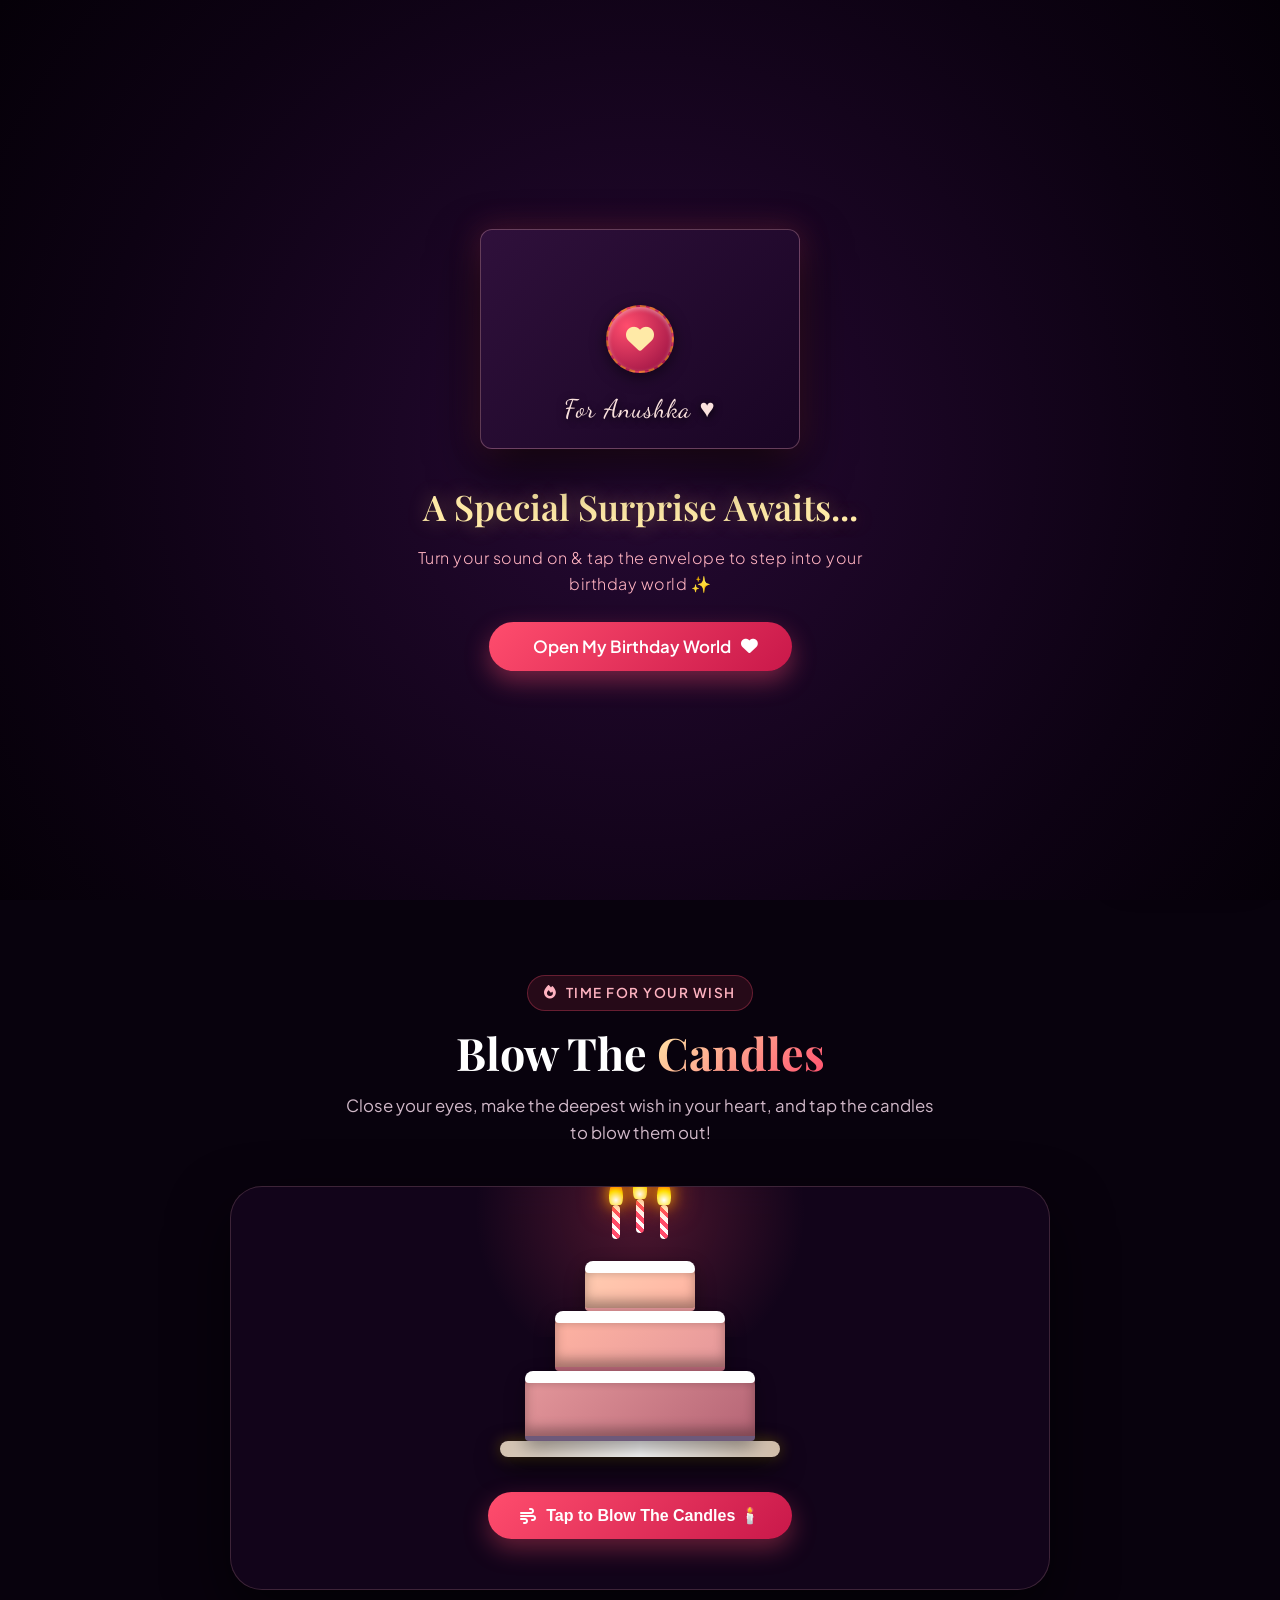
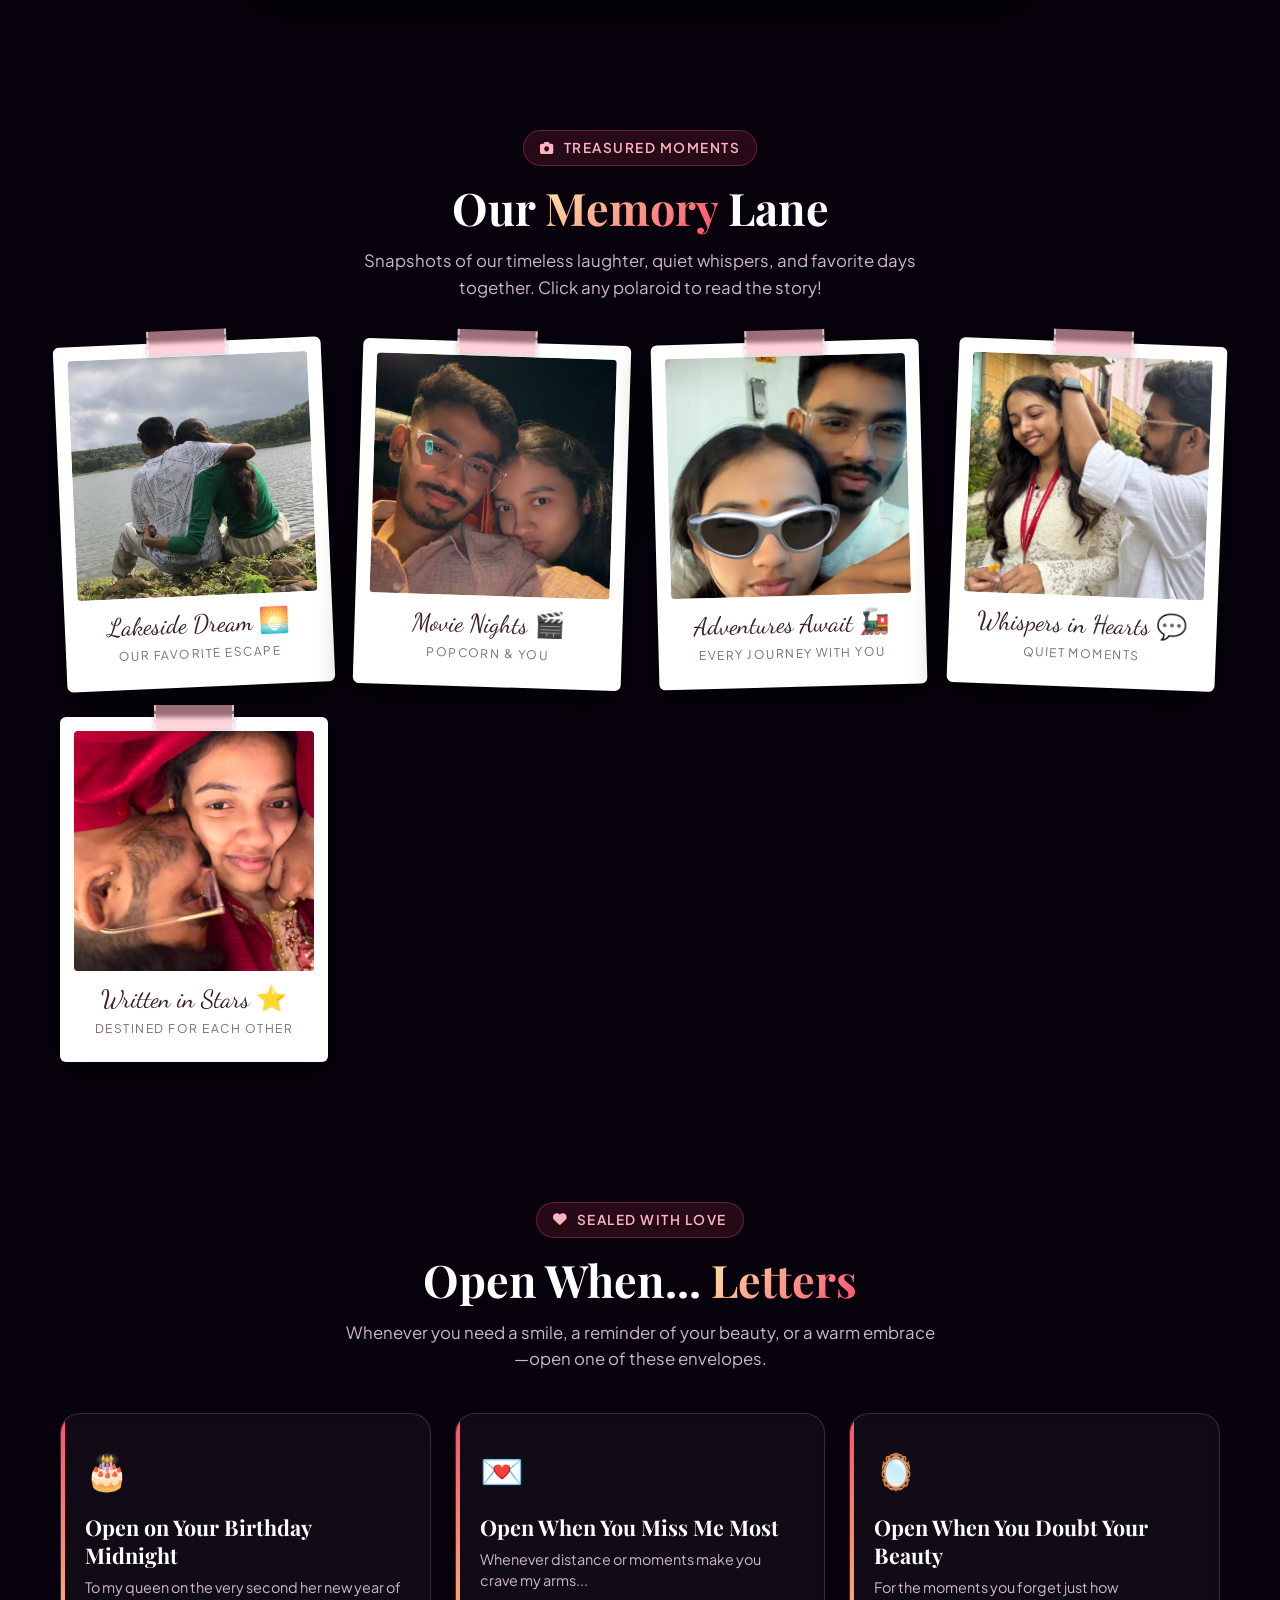
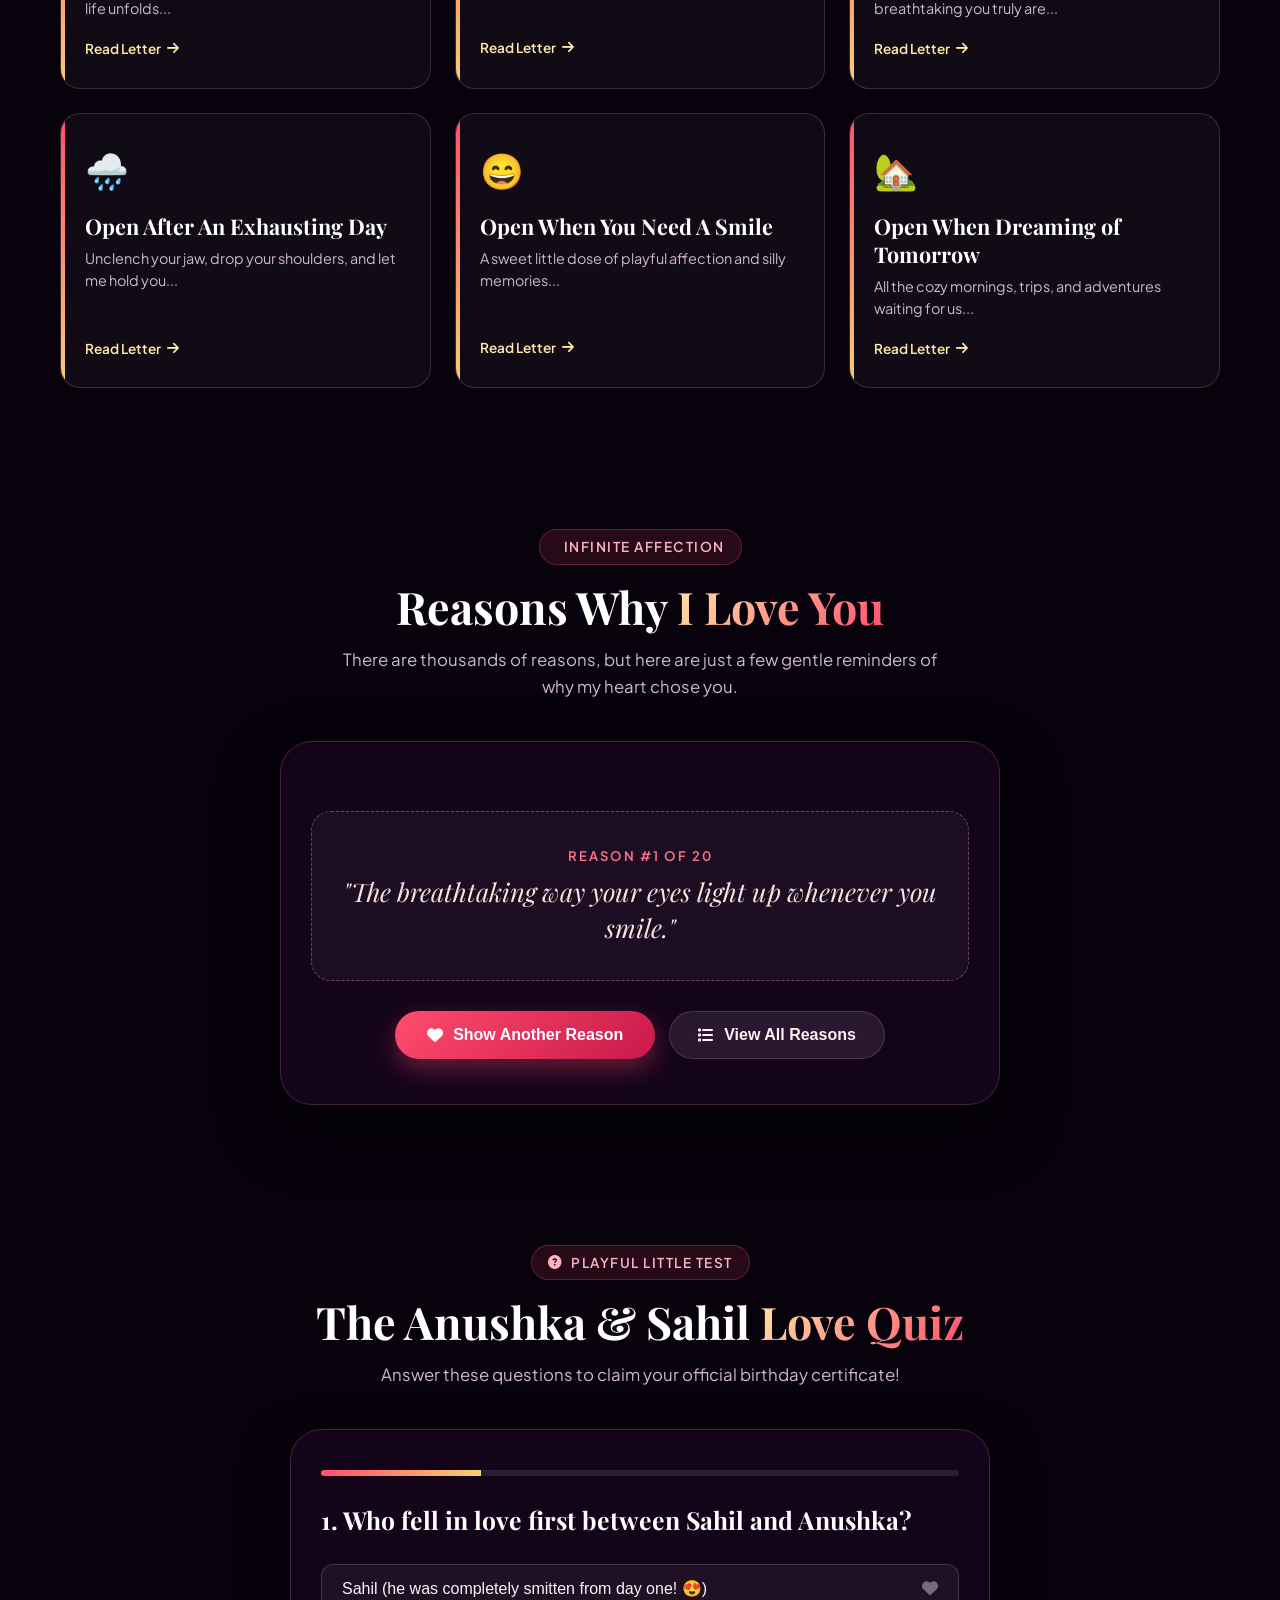
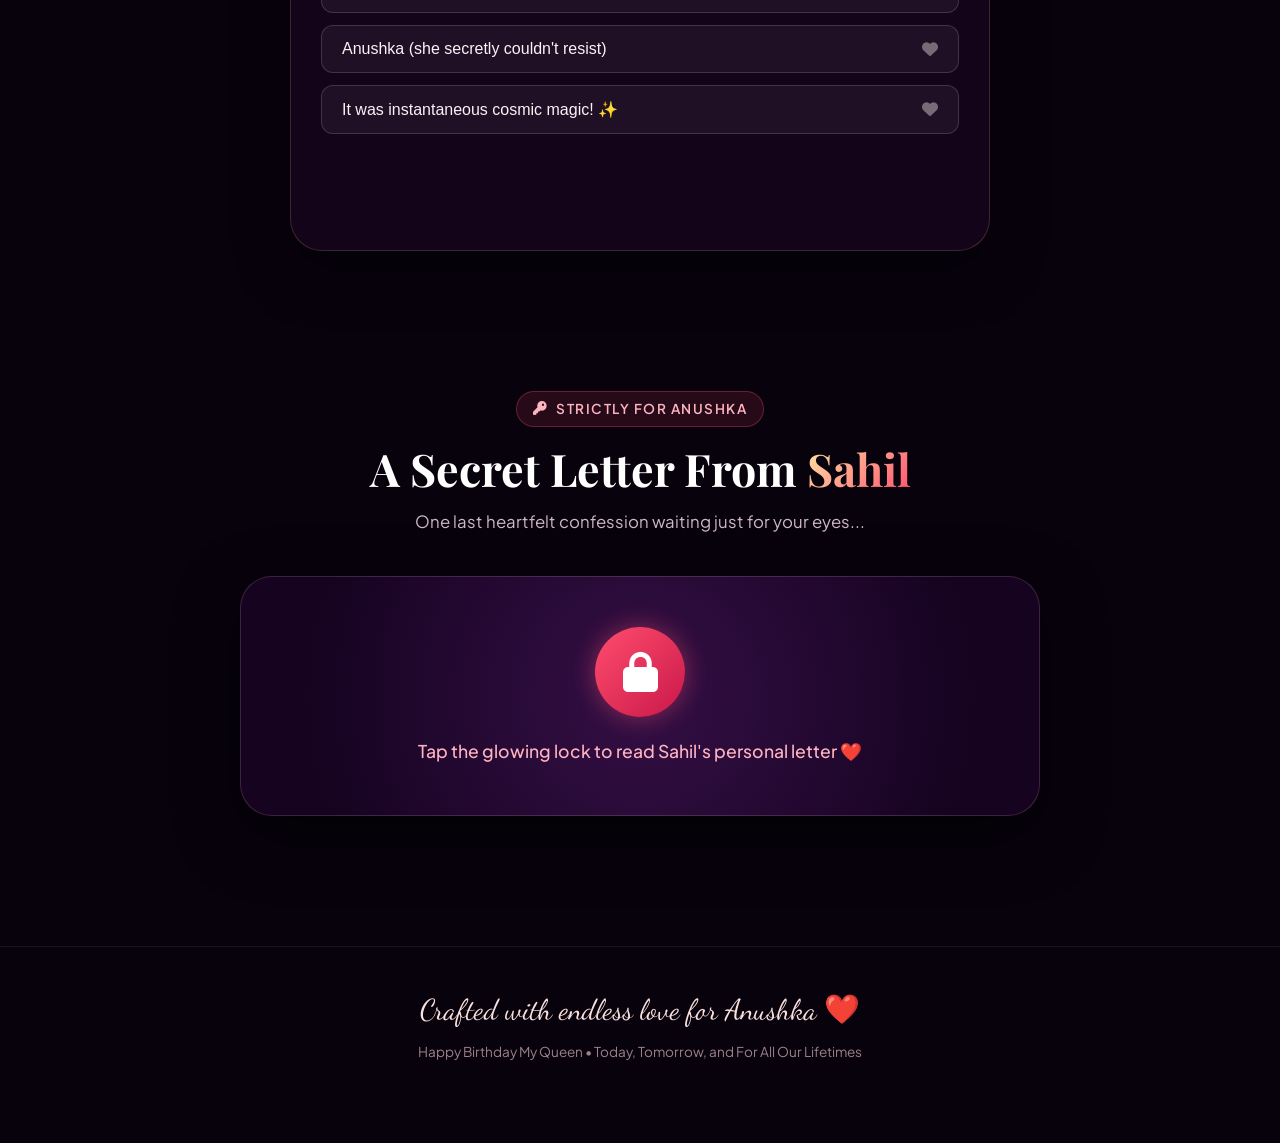
<file: index.html>
<!DOCTYPE html><html><head><meta charset="UTF-8"><meta http-equiv="refresh" content="0; url=Birthday/"><title>Redirecting...</title></head><body><script>window.location.href="Birthday/";</script></body></html>
</file>
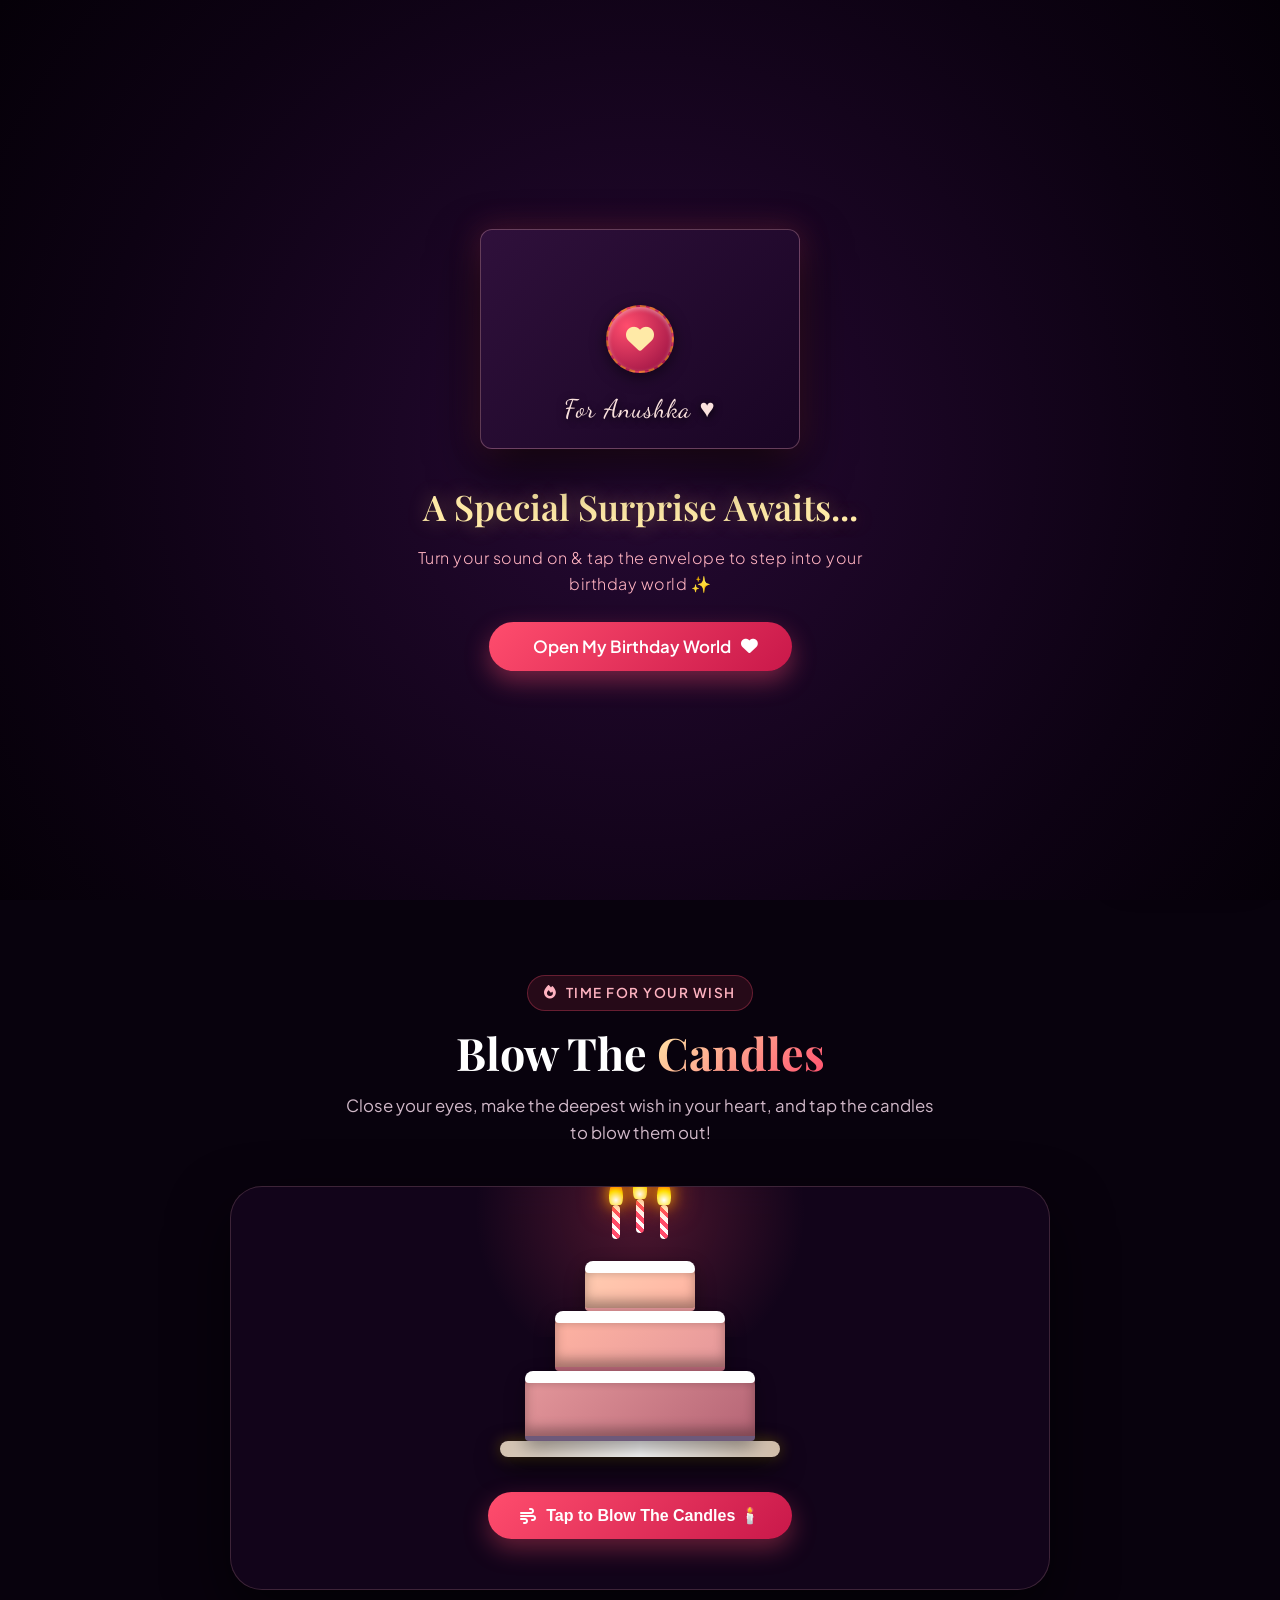
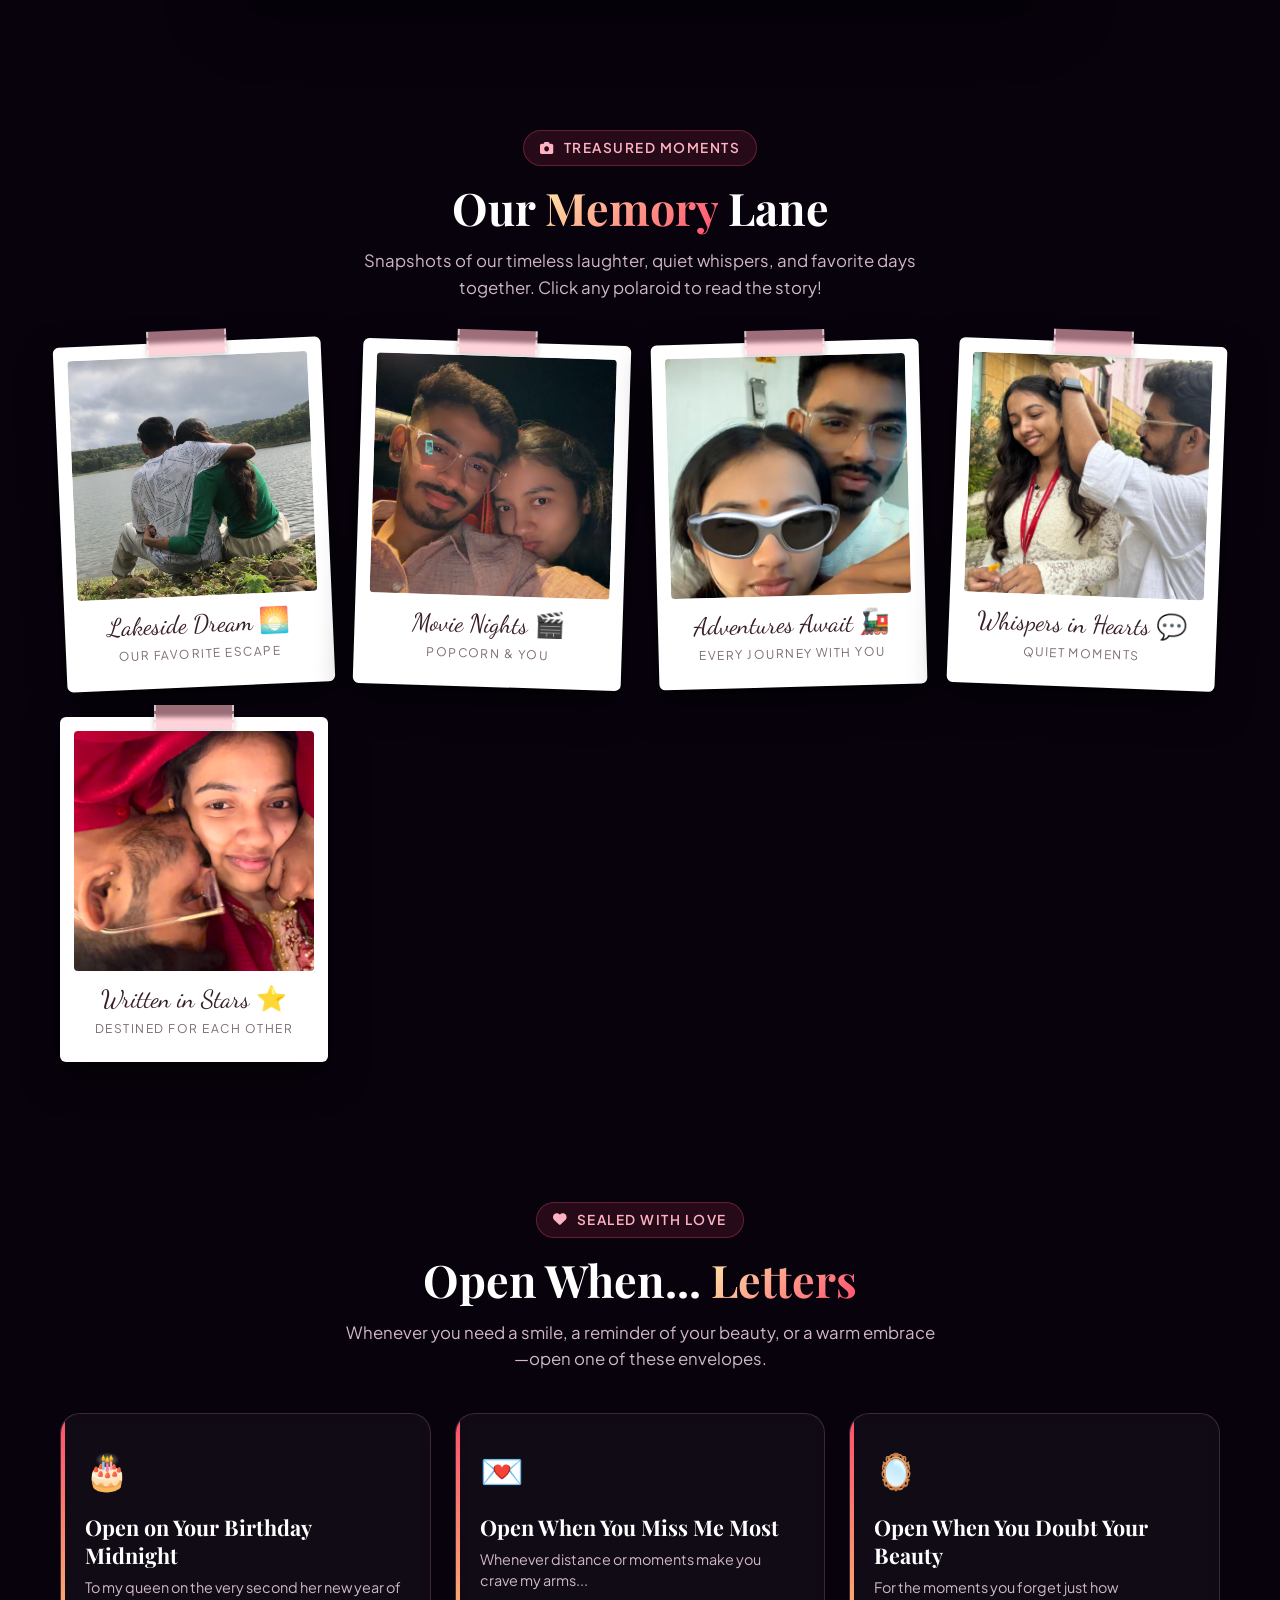
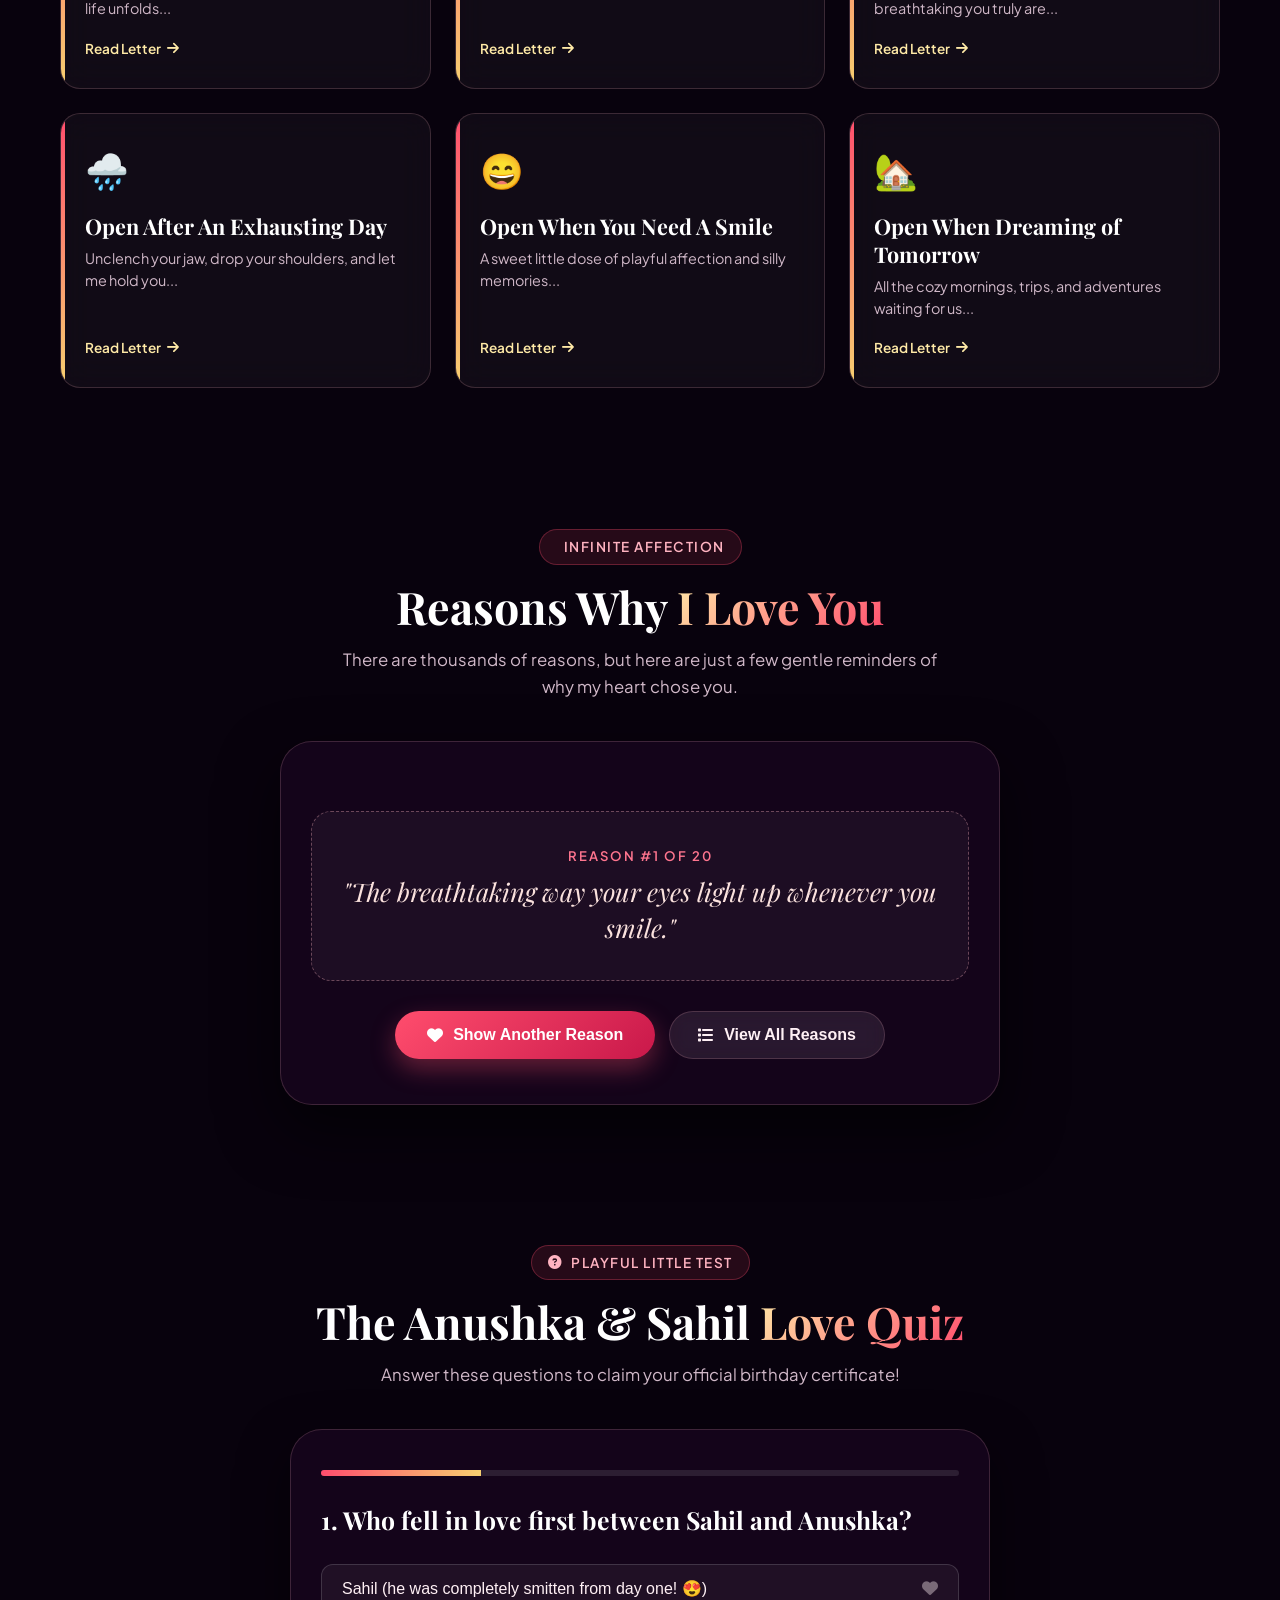
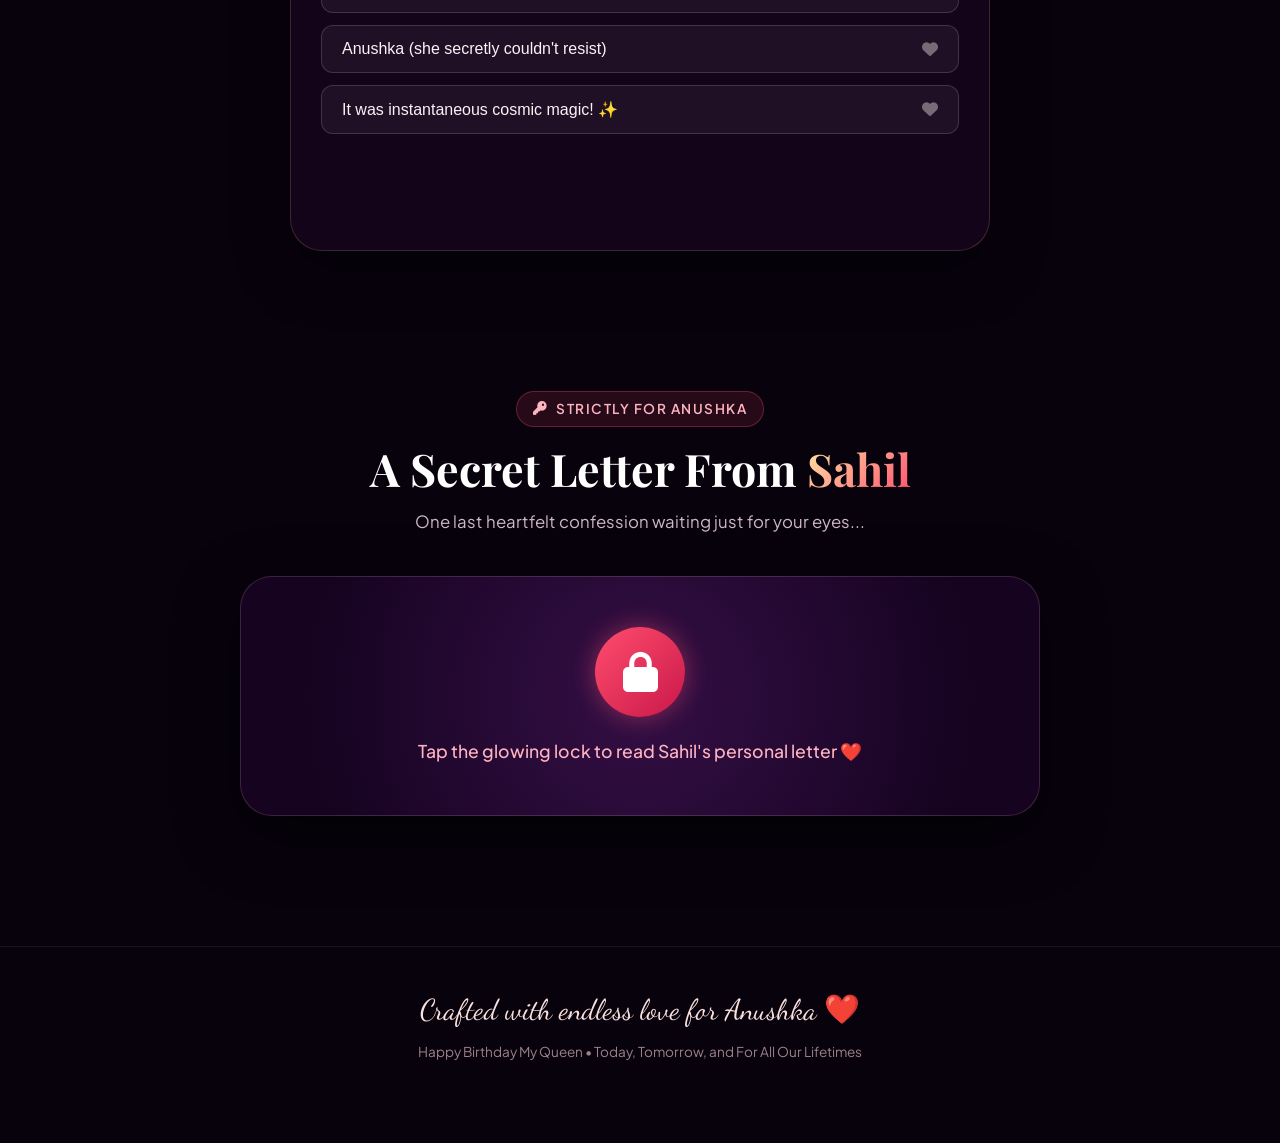
<file: Birthday/index.html>
<!DOCTYPE html>
<html lang="en">
<head>
  <meta charset="UTF-8">
  <meta name="viewport" content="width=device-width, initial-scale=1.0">
  <title>Happy Birthday, My Queen Anushka ❤️ | Sahil</title>
  <meta name="description" content="A romantic, magical birthday celebration website created with infinite love for Anushka by Sahil.">
  
  <!-- Favicon -->
  <link rel="icon" href="data:image/svg+xml,<svg xmlns=%22http://www.w3.org/2000/svg%22 viewBox=%220 0 100 100%22><text y=%22.9em%22 font-size=%2290%22>💖</text></svg>">

  <!-- Google Fonts -->
  <link rel="preconnect" href="https://fonts.googleapis.com">
  <link rel="preconnect" href="https://fonts.gstatic.com" crossorigin>
  <link href="https://fonts.googleapis.com/css2?family=Cinzel:wght@600;700;800&family=Dancing+Script:wght@500;600;700&family=Playfair+Display:ital,wght@0,500;0,600;0,700;0,800;1,400;1,600&family=Plus+Jakarta+Sans:wght@300;400;500;600;700&display=swap" rel="stylesheet">

  <!-- Font Awesome Icons -->
  <link rel="stylesheet" href="https://cdnjs.cloudflare.com/ajax/libs/font-awesome/6.4.0/css/all.min.css">

  <!-- Main Stylesheet -->
  <link rel="stylesheet" href="style.css">
</head>
<body>

  <!-- Falling Rose Petals & Starlight Background Canvas -->
  <canvas id="canvas-backdrop"></canvas>

  <!-- ==========================================================================
       ENTRANCE GATE / CURTAIN (SURPRISE UNBOXING)
       ========================================================================== -->
  <div id="entrance-curtain">
    <div class="envelope-wrapper" title="Click to open your surprise">
      <div class="envelope-box">
        <div class="wax-seal">
          <i class="fas fa-heart"></i>
        </div>
        <div class="envelope-tag">For Anushka &hearts;</div>
      </div>
    </div>
    <div class="curtain-text">
      <h1 class="curtain-title">A Special Surprise Awaits...</h1>
      <p class="curtain-subtitle">Turn your sound on & tap the envelope to step into your birthday world ✨</p>
      <button id="btn-open-curtain" class="btn-open-curtain">
        <i class="fas fa-sparkles"></i> Open My Birthday World <i class="fas fa-heart"></i>
      </button>
    </div>
  </div>

  <!-- ==========================================================================
       FLOATING NAVIGATION & AUDIO CONTROLLER
       ========================================================================== -->
  <nav class="top-nav">
    <ul class="nav-links">
      <li><a href="#hero" class="active"><i class="fas fa-home"></i> Home</a></li>
      <li><a href="#cake"><i class="fas fa-birthday-cake"></i> The Cake</a></li>
      <li><a href="#memories"><i class="fas fa-images"></i> Memories</a></li>
      <li><a href="#letters"><i class="fas fa-envelope-open-text"></i> Letters</a></li>
      <li><a href="#reasons"><i class="fas fa-heart"></i> Reasons</a></li>
      <li><a href="#quiz"><i class="fas fa-star"></i> Love Quiz</a></li>
    </ul>

    <div class="audio-controls">
      <div id="music-waves-container" class="music-waves">
        <div class="music-wave-bar"></div>
        <div class="music-wave-bar"></div>
        <div class="music-wave-bar"></div>
      </div>
      <button id="btn-audio-toggle" class="audio-btn" title="Toggle Romantic Piano Music">
        <i class="fas fa-music"></i>
      </button>
    </div>
  </nav>

  <!-- ==========================================================================
       MAIN CONTENT CONTAINER
       ========================================================================== -->
  <main class="main-wrapper">

    <!-- HERO SECTION -->
    <section id="hero" class="hero-section">
      <div class="hero-crown">👑</div>
      <div class="section-badge"><i class="fas fa-sparkles"></i> Happy Birthday, My Queen</div>
      
      <div class="hero-name-container">
        <div class="hero-greeting">To My Infinite Love,</div>
        <h1 class="hero-name var-her-name">Anushka</h1>
      </div>

      <p id="hero-tagline-text" class="hero-tagline">
        To the girl who turned my ordinary world into pure poetry. Every heartbeat is a reminder of how lucky I am to love you.
      </p>

      <div class="hero-pills">
        <div class="pill-item"><i class="fas fa-heart"></i> My Safe Place</div>
        <div class="pill-item"><i class="fas fa-moon"></i> My Prettiest Star</div>
        <div class="pill-item"><i class="fas fa-gem"></i> Sahil's Forever & Always</div>
      </div>

      <!-- Live Journey / Love Counter -->
      <div class="love-counter-box">
        <div class="counter-label"><i class="fas fa-birthday-cake"></i> Until Anushka's Birthday 🎂</div>
        <div class="counter-grid">
          <div class="counter-unit">
            <span id="count-hours" class="unit-number">00</span>
            <span class="unit-text">Hours</span>
          </div>
          <div class="counter-unit">
            <span id="count-mins" class="unit-number">00</span>
            <span class="unit-text">Minutes</span>
          </div>
          <div class="counter-unit">
            <span id="count-secs" class="unit-number">00</span>
            <span class="unit-text">Seconds</span>
          </div>
        </div>
      </div>

      <div class="hero-cta-group">
        <a href="#cake" class="btn-primary"><i class="fas fa-birthday-cake"></i> Make A Wish, Anushka</a>
        <a href="#memories" class="btn-secondary"><i class="fas fa-camera-retro"></i> Our Sweet Memories</a>
      </div>
    </section>

    <!-- INTERACTIVE BIRTHDAY CAKE SECTION -->
    <section id="cake" class="cake-section">
      <div class="section-badge"><i class="fas fa-fire"></i> Time For Your Wish</div>
      <h2 class="section-title">Blow The <span>Candles</span></h2>
      <p class="section-desc">Close your eyes, make the deepest wish in your heart, and tap the candles to blow them out!</p>

      <div class="cake-card">
        <div class="cake-stage">
          <!-- Candles on top -->
          <div class="candles-container">
            <div class="candle">
              <div class="wick"></div>
              <div class="flame" title="Tap to blow"></div>
              <div class="smoke"></div>
            </div>
            <div class="candle" style="margin-top: -6px;">
              <div class="wick"></div>
              <div class="flame" title="Tap to blow"></div>
              <div class="smoke"></div>
            </div>
            <div class="candle">
              <div class="wick"></div>
              <div class="flame" title="Tap to blow"></div>
              <div class="smoke"></div>
            </div>
          </div>

          <!-- Cake Tiers -->
          <div class="cake-tier tier-top">
            <div class="tier-drip"></div>
          </div>
          <div class="cake-tier tier-middle">
            <div class="tier-drip"></div>
          </div>
          <div class="cake-tier tier-bottom">
            <div class="tier-drip"></div>
          </div>
          <div class="cake-plate"></div>
        </div>

        <div class="cake-actions">
          <button id="btn-blow-candles" class="btn-primary">
            <i class="fas fa-wind"></i> Tap to Blow The Candles 🕯️
          </button>
          <button id="btn-relight-candles" class="btn-secondary" style="display: none;">
            <i class="fas fa-fire"></i> Relight The Candles ✨
          </button>
        </div>

        <!-- Wish Unlocked Card -->
        <div id="wish-unlocked-card" class="wish-unlocked-card">
          <div style="font-size: 2.2rem; margin-bottom: 6px;">🎉 🌟 🎂</div>
          <h3>Your Wish Has Been Carried to the Stars!</h3>
          <p>
            "May every single dream in your beautiful heart take flight today. Sahil promises to be right beside you, holding your hand through every chapter of this new year!"
          </p>
        </div>
      </div>
    </section>

    <!-- POLAROID MEMORY LANE SECTION -->
    <section id="memories">
      <div class="text-center">
        <div class="section-badge"><i class="fas fa-camera"></i> Treasured Moments</div>
        <h2 class="section-title">Our <span>Memory</span> Lane</h2>
        <p class="section-desc">Snapshots of our timeless laughter, quiet whispers, and favorite days together. Click any polaroid to read the story!</p>
      </div>

            <div class="memory-grid">
        <!-- Polaroid 1 -->
        <div class="polaroid-card" data-memory="lakeside">
          <div class="washi-tape"></div>
          <div class="polaroid-img-wrapper">
            <img src="assets/images/lakeside_dream.jpeg" alt="Lakeside Dream">
          </div>
          <div class="polaroid-caption">Lakeside Dream 🌅</div>
          <div class="polaroid-date">Our Favorite Escape</div>
        </div>

        <!-- Polaroid 2 -->
        <div class="polaroid-card" data-memory="movie">
          <div class="washi-tape"></div>
          <div class="polaroid-img-wrapper">
            <img src="assets/images/movie.jpeg" alt="Movie Night Together">
          </div>
          <div class="polaroid-caption">Movie Nights 🎬</div>
          <div class="polaroid-date">Popcorn &amp; You</div>
        </div>

        <!-- Polaroid 3 -->
        <div class="polaroid-card" data-memory="train">
          <div class="washi-tape"></div>
          <div class="polaroid-img-wrapper">
            <img src="assets/images/train.jpeg" alt="Train Adventures">
          </div>
          <div class="polaroid-caption">Adventures Await 🚂</div>
          <div class="polaroid-date">Every Journey With You</div>
        </div>

        <!-- Polaroid 4 -->
        <div class="polaroid-card" data-memory="wisper">
          <div class="washi-tape"></div>
          <div class="polaroid-img-wrapper">
            <img src="assets/images/wisper_in_hearts.jpeg" alt="Whispers in Hearts">
          </div>
          <div class="polaroid-caption">Whispers in Hearts 💬</div>
          <div class="polaroid-date">Quiet Moments</div>
        </div>

        <!-- Polaroid 5 -->
        <div class="polaroid-card" data-memory="stars">
          <div class="washi-tape"></div>
          <div class="polaroid-img-wrapper">
            <img src="assets/images/written_in_stars.jpeg" alt="Written in the Stars">
          </div>
          <div class="polaroid-caption">Written in Stars ⭐</div>
          <div class="polaroid-date">Destined For Each Other</div>
        </div>
      </div></section>

    <!-- "OPEN WHEN..." LETTERS SECTION -->
    <section id="letters">
      <div class="text-center">
        <div class="section-badge"><i class="fas fa-heart"></i> Sealed With Love</div>
        <h2 class="section-title">Open When... <span>Letters</span></h2>
        <p class="section-desc">Whenever you need a smile, a reminder of your beauty, or a warm embrace—open one of these envelopes.</p>
      </div>

      <div class="letters-grid">
        <div class="letter-card" data-letter="birthday">
          <div>
            <span class="letter-icon">🎂</span>
            <h3 class="letter-prompt">Open on Your Birthday Midnight</h3>
            <p class="letter-preview">To my queen on the very second her new year of life unfolds...</p>
          </div>
          <span class="letter-cta">Read Letter <i class="fas fa-arrow-right"></i></span>
        </div>

        <div class="letter-card" data-letter="miss_me">
          <div>
            <span class="letter-icon">💌</span>
            <h3 class="letter-prompt">Open When You Miss Me Most</h3>
            <p class="letter-preview">Whenever distance or moments make you crave my arms...</p>
          </div>
          <span class="letter-cta">Read Letter <i class="fas fa-arrow-right"></i></span>
        </div>

        <div class="letter-card" data-letter="beauty">
          <div>
            <span class="letter-icon">🪞</span>
            <h3 class="letter-prompt">Open When You Doubt Your Beauty</h3>
            <p class="letter-preview">For the moments you forget just how breathtaking you truly are...</p>
          </div>
          <span class="letter-cta">Read Letter <i class="fas fa-arrow-right"></i></span>
        </div>

        <div class="letter-card" data-letter="tough_day">
          <div>
            <span class="letter-icon">🌧️</span>
            <h3 class="letter-prompt">Open After An Exhausting Day</h3>
            <p class="letter-preview">Unclench your jaw, drop your shoulders, and let me hold you...</p>
          </div>
          <span class="letter-cta">Read Letter <i class="fas fa-arrow-right"></i></span>
        </div>

        <div class="letter-card" data-letter="laugh">
          <div>
            <span class="letter-icon">😄</span>
            <h3 class="letter-prompt">Open When You Need A Smile</h3>
            <p class="letter-preview">A sweet little dose of playful affection and silly memories...</p>
          </div>
          <span class="letter-cta">Read Letter <i class="fas fa-arrow-right"></i></span>
        </div>

        <div class="letter-card" data-letter="future">
          <div>
            <span class="letter-icon">🏡</span>
            <h3 class="letter-prompt">Open When Dreaming of Tomorrow</h3>
            <p class="letter-preview">All the cozy mornings, trips, and adventures waiting for us...</p>
          </div>
          <span class="letter-cta">Read Letter <i class="fas fa-arrow-right"></i></span>
        </div>
      </div>
    </section>

    <!-- REASONS WHY I LOVE YOU DECK -->
    <section id="reasons">
      <div class="text-center">
        <div class="section-badge"><i class="fas fa-sparkles"></i> Infinite Affection</div>
        <h2 class="section-title">Reasons Why <span>I Love You</span></h2>
        <p class="section-desc">There are thousands of reasons, but here are just a few gentle reminders of why my heart chose you.</p>
      </div>

      <div class="reasons-box">
        <div id="love-deck-card" class="love-deck-card">
          <div id="deck-number" class="deck-number">Reason #1 of 20</div>
          <div id="deck-reason-text" class="deck-reason-text">
            "The breathtaking way your eyes light up whenever you smile."
          </div>
        </div>

        <div class="deck-controls">
          <button id="btn-next-reason" class="btn-primary">
            <i class="fas fa-heart"></i> Show Another Reason
          </button>
          <button id="btn-view-all-reasons" class="btn-secondary">
            <i class="fas fa-list"></i> View All Reasons
          </button>
        </div>
      </div>
    </section>

    <!-- PLAYFUL ROMANTIC LOVE QUIZ -->
    <section id="quiz">
      <div class="text-center">
        <div class="section-badge"><i class="fas fa-question-circle"></i> Playful Little Test</div>
        <h2 class="section-title">The Anushka & Sahil <span>Love Quiz</span></h2>
        <p class="section-desc">Answer these questions to claim your official birthday certificate!</p>
      </div>

      <div class="quiz-container">
        <!-- Interactive Question Box -->
        <div id="quiz-question-box">
          <div class="quiz-progress-bar">
            <div id="quiz-progress-fill" class="quiz-progress-fill"></div>
          </div>
          <h3 id="quiz-q-text" class="quiz-question">1. Who fell in love first?</h3>
          <div id="quiz-options-box" class="quiz-options"></div>
          <div id="quiz-feedback" class="quiz-feedback"></div>
        </div>

        <!-- Certificate Box (Unlocked upon completion) -->
        <div id="quiz-cert-box" class="certificate-box">
          <div class="cert-stamp">🏆 📜 💖</div>
          <div class="cert-title">Official Certificate of Absolute Perfection</div>
          <div class="cert-recipient var-her-name">Anushka</div>
          <p class="cert-text">
            Awarded with 100% distinction for being the most gorgeous, affectionate, and utterly irreplaceable girlfriend in the universe. Certified for eternity by <strong>Sahil</strong>.
          </p>
          <button onclick="window.print()" class="btn-primary" style="margin-top: 10px;">
            <i class="fas fa-print"></i> Save / Print Certificate
          </button>
        </div>
      </div>
    </section>

    <!-- GRAND FINALE: SECRET LETTER FROM SAHIL -->
    <section id="secret" class="secret-letter-section">
      <div class="text-center">
        <div class="section-badge"><i class="fas fa-key"></i> Strictly For Anushka</div>
        <h2 class="section-title">A Secret Letter From <span>Sahil</span></h2>
        <p class="section-desc">One last heartfelt confession waiting just for your eyes...</p>
      </div>

      <div class="lock-box">
        <div id="lock-heart-btn" class="lock-heart-icon" title="Tap to unlock Sahil's heart">
          <i class="fas fa-lock"></i>
        </div>
        <div style="color: var(--blush); font-size: 1.1rem; font-weight: 500;">
          Tap the glowing lock to read Sahil's personal letter ❤️
        </div>

        <!-- Revealed Letter Content -->
        <div id="secret-revealed-content" class="secret-revealed-content">
          <div class="parchment-header">To My Dearest Anushka,</div>
          <div id="secret-letter-body" class="parchment-body">
            <!-- Populated from config -->
          </div>
          <div class="parchment-sign">
            Forever & Always, <br>
            <span class="var-his-name">Sahil</span> ❤️
          </div>
        </div>
      </div>
    </section>

  </main>

  <!-- ==========================================================================
       COMMON MODAL (FOR LETTERS & POLAROIDS)
       ========================================================================== -->
  <div id="common-modal" class="modal-overlay">
    <div class="modal-content">
      <button id="modal-close-btn" class="modal-close-btn">&times;</button>
      <h2 id="modal-title" class="modal-letter-title">Letter Title</h2>
      <div id="modal-body" class="modal-letter-body">
        Modal content goes here...
      </div>
    </div>
  </div>

  <!-- ==========================================================================
       SETTINGS & PERSONALIZATION DRAWER (FOR SAHIL)
       ========================================================================== -->
  <button id="btn-toggle-settings" class="drawer-toggle" title="Customize website details">
    <i class="fas fa-sliders-h"></i> Personalize
  </button>

  <div id="settings-modal" class="modal-overlay">
    <div class="settings-modal-content">
      <div style="display: flex; justify-content: space-between; align-items: center; margin-bottom: 20px;">
        <h3><i class="fas fa-wand-magic-sparkles"></i> Personalize Site</h3>
        <button id="btn-close-settings" class="modal-close-btn" style="position: static;">&times;</button>
      </div>

      <div class="settings-form-group">
        <label>Girlfriend's Name</label>
        <input type="text" id="cfg-her-name" value="Anushka">
      </div>

      <div class="settings-form-group">
        <label>Your Name</label>
        <input type="text" id="cfg-his-name" value="Sahil">
      </div>

      <div class="settings-form-group">
        <label>Relationship / Journey Start Date</label>
        <input type="date" id="cfg-rel-date" value="2023-04-15">
      </div>

      <div class="settings-form-group">
        <label>Hero Tagline</label>
        <textarea id="cfg-tagline" rows="2"></textarea>
      </div>

      <div class="settings-form-group">
        <label>Secret Letter From Sahil</label>
        <textarea id="cfg-letter" rows="5"></textarea>
      </div>

      <button id="btn-save-settings" class="btn-primary" style="width: 100%; justify-content: center; margin-top: 10px;">
        <i class="fas fa-save"></i> Save Changes Live
      </button>
    </div>
  </div>

  <!-- ==========================================================================
       FOOTER
       ========================================================================== -->
  <footer>
    <div class="footer-copy">
      Crafted with endless love for <span class="var-her-name">Anushka</span> <span class="footer-heart">❤️</span>
    </div>
    <div class="footer-sub">
      Happy Birthday My Queen • Today, Tomorrow, and For All Our Lifetimes
    </div>
  </footer>

  <!-- Scripts -->
  <script src="audio.js"></script>
  <script src="script.js"></script>
</body>
</html>
</file>
<file: Birthday/style.css>
/* ==========================================================================
   ROMANTIC BIRTHDAY THEME - ANUSHKA & SAHIL
   Ultra-Premium Aesthetics, Glassmorphism, Micro-Animations & Glow Effects
   ========================================================================== */

:root {
  --font-heading: 'Playfair Display', serif;
  --font-script: 'Dancing Script', cursive;
  --font-body: 'Plus Jakarta Sans', sans-serif;
  --font-accent: 'Cinzel', serif;

  /* Color Palette */
  --bg-dark: #08020d;
  --bg-card: rgba(255, 255, 255, 0.05);
  --bg-card-hover: rgba(255, 255, 255, 0.09);
  --card-border: rgba(255, 182, 193, 0.18);
  --card-border-hover: rgba(255, 182, 193, 0.45);

  --rose-primary: #ff4d6d;
  --rose-deep: #c9184a;
  --rose-soft: #ff758f;
  --blush: #ffb3c1;
  --gold-warm: #f7d070;
  --gold-glow: #ffeaa7;
  --champagne: #fae1dd;

  --text-main: #fff0f5;
  --text-muted: #d0b8c8;
  --text-dim: #9d8189;

  --glow-pink: 0 0 25px rgba(255, 77, 109, 0.45);
  --glow-gold: 0 0 25px rgba(247, 208, 112, 0.45);

  --radius-sm: 12px;
  --radius-md: 20px;
  --radius-lg: 32px;
}

*, *::before, *::after {
  box-sizing: border-box;
  margin: 0;
  padding: 0;
}

html {
  scroll-behavior: smooth;
  font-size: 16px;
}

body {
  background-color: var(--bg-dark);
  color: var(--text-main);
  font-family: var(--font-body);
  line-height: 1.6;
  overflow-x: hidden;
  position: relative;
  background-image: 
    radial-gradient(circle at 50% 0%, #2b0c36 0%, transparent 60%),
    radial-gradient(circle at 10% 40%, #1d0728 0%, transparent 50%),
    radial-gradient(circle at 90% 70%, #240a2c 0%, transparent 50%),
    radial-gradient(circle at 50% 100%, #15021c 0%, transparent 70%);
  background-attachment: fixed;
  min-height: 100vh;
}

/* Background Canvas for Falling Rose Petals & Stars */
#canvas-backdrop {
  position: fixed;
  top: 0;
  left: 0;
  width: 100vw;
  height: 100vh;
  pointer-events: none;
  z-index: 1;
}

/* Selection */
::selection {
  background: var(--rose-primary);
  color: #fff;
}

/* Custom Scrollbar */
::-webkit-scrollbar {
  width: 8px;
}
::-webkit-scrollbar-track {
  background: #08020d;
}
::-webkit-scrollbar-thumb {
  background: linear-gradient(to bottom, var(--rose-primary), var(--gold-warm));
  border-radius: 4px;
}

/* ==========================================================================
   ENTRANCE GATE / CURTAIN (FIRST SURPRISE)
   ========================================================================== */
#entrance-curtain {
  position: fixed;
  inset: 0;
  background: radial-gradient(circle at center, #260933 0%, #0d0213 70%, #050008 100%);
  z-index: 9999;
  display: flex;
  flex-direction: column;
  align-items: center;
  justify-content: center;
  padding: 24px;
  transition: opacity 1s cubic-bezier(0.65, 0, 0.35, 1), transform 1s cubic-bezier(0.65, 0, 0.35, 1), visibility 1s;
}

#entrance-curtain.opened {
  opacity: 0;
  transform: scale(1.08);
  pointer-events: none;
  visibility: hidden;
}

.envelope-wrapper {
  perspective: 1000px;
  position: relative;
  width: 320px;
  height: 220px;
  margin-bottom: 30px;
  cursor: pointer;
}

.envelope-box {
  position: relative;
  width: 100%;
  height: 100%;
  background: linear-gradient(135deg, #2f103b, #190524);
  border-radius: 12px;
  box-shadow: 0 20px 50px rgba(0, 0, 0, 0.8), 0 0 30px rgba(255, 77, 109, 0.25);
  border: 1px solid rgba(255, 182, 193, 0.3);
  display: flex;
  flex-direction: column;
  align-items: center;
  justify-content: center;
  padding: 20px;
  transition: transform 0.4s ease, box-shadow 0.4s ease;
}

.envelope-wrapper:hover .envelope-box {
  transform: translateY(-8px);
  box-shadow: 0 25px 60px rgba(0, 0, 0, 0.9), 0 0 40px rgba(255, 77, 109, 0.4);
}

.wax-seal {
  width: 68px;
  height: 68px;
  background: radial-gradient(circle at 30% 30%, #ff4d6d, #900c3f);
  border-radius: 50%;
  display: flex;
  align-items: center;
  justify-content: center;
  box-shadow: 0 4px 15px rgba(0, 0, 0, 0.5), inset 0 2px 4px rgba(255, 255, 255, 0.4);
  position: absolute;
  top: 50%;
  left: 50%;
  transform: translate(-50%, -50%);
  color: var(--gold-glow);
  font-size: 28px;
  border: 2px dashed rgba(255, 215, 0, 0.4);
  animation: pulseWax 2s infinite ease-in-out;
}

@keyframes pulseWax {
  0%, 100% { transform: translate(-50%, -50%) scale(1); box-shadow: 0 4px 15px rgba(0,0,0,0.5), 0 0 15px rgba(255, 77, 109, 0.4); }
  50% { transform: translate(-50%, -50%) scale(1.08); box-shadow: 0 6px 25px rgba(0,0,0,0.6), 0 0 30px rgba(255, 77, 109, 0.7); }
}

.envelope-tag {
  position: absolute;
  bottom: 18px;
  font-family: var(--font-script);
  font-size: 1.6rem;
  color: var(--champagne);
  letter-spacing: 1px;
  text-shadow: 0 2px 8px rgba(0,0,0,0.8);
}

.curtain-text {
  text-align: center;
  max-width: 480px;
}

.curtain-title {
  font-family: var(--font-heading);
  font-size: 2.2rem;
  font-weight: 600;
  color: var(--gold-glow);
  margin-bottom: 10px;
  text-shadow: 0 0 20px rgba(247, 208, 112, 0.4);
}

.curtain-subtitle {
  font-size: 1rem;
  color: var(--blush);
  margin-bottom: 26px;
  font-weight: 300;
  letter-spacing: 0.5px;
}

.btn-open-curtain {
  background: linear-gradient(135deg, var(--rose-primary), var(--rose-deep));
  color: #fff;
  border: none;
  padding: 14px 34px;
  font-size: 1.05rem;
  font-family: var(--font-body);
  font-weight: 600;
  border-radius: 50px;
  cursor: pointer;
  box-shadow: 0 10px 25px rgba(255, 77, 109, 0.4);
  transition: all 0.3s ease;
  display: inline-flex;
  align-items: center;
  gap: 10px;
}

.btn-open-curtain:hover {
  transform: translateY(-3px) scale(1.03);
  box-shadow: 0 15px 35px rgba(255, 77, 109, 0.6);
  background: linear-gradient(135deg, #ff6b8b, var(--rose-primary));
}

/* ==========================================================================
   NAVIGATION / FLOATING CONTROL BAR
   ========================================================================== */
.top-nav {
  position: fixed;
  top: 16px;
  left: 50%;
  transform: translateX(-50%);
  z-index: 100;
  display: flex;
  align-items: center;
  gap: 14px;
  background: rgba(22, 6, 29, 0.75);
  backdrop-filter: blur(20px);
  -webkit-backdrop-filter: blur(20px);
  padding: 8px 18px;
  border-radius: 50px;
  border: 1px solid var(--card-border);
  box-shadow: 0 8px 30px rgba(0, 0, 0, 0.5);
  max-width: 95vw;
}

.nav-links {
  display: flex;
  gap: 14px;
  list-style: none;
}

.nav-links a {
  color: var(--text-muted);
  text-decoration: none;
  font-size: 0.88rem;
  font-weight: 500;
  padding: 6px 12px;
  border-radius: 20px;
  transition: all 0.25s ease;
  white-space: nowrap;
}

.nav-links a:hover, .nav-links a.active {
  color: #fff;
  background: rgba(255, 77, 109, 0.2);
  box-shadow: 0 0 12px rgba(255, 77, 109, 0.3);
}

.audio-controls {
  display: flex;
  align-items: center;
  gap: 8px;
  padding-left: 10px;
  border-left: 1px solid rgba(255, 255, 255, 0.15);
}

.audio-btn {
  background: none;
  border: none;
  color: var(--gold-glow);
  font-size: 1.15rem;
  cursor: pointer;
  width: 32px;
  height: 32px;
  display: flex;
  align-items: center;
  justify-content: center;
  border-radius: 50%;
  background: rgba(255, 255, 255, 0.08);
  transition: transform 0.2s, background 0.2s;
}

.audio-btn:hover {
  transform: scale(1.1);
  background: rgba(255, 255, 255, 0.18);
}

.music-waves {
  display: flex;
  align-items: flex-end;
  gap: 2px;
  height: 14px;
  width: 14px;
}

.music-wave-bar {
  width: 3px;
  background: var(--gold-warm);
  border-radius: 2px;
  height: 4px;
}

.playing .music-wave-bar:nth-child(1) { animation: wave 0.8s infinite ease-in-out; }
.playing .music-wave-bar:nth-child(2) { animation: wave 1.1s infinite ease-in-out; }
.playing .music-wave-bar:nth-child(3) { animation: wave 0.9s infinite ease-in-out; }

@keyframes wave {
  0%, 100% { height: 4px; }
  50% { height: 14px; }
}

/* ==========================================================================
   CONTAINER & SECTION LAYOUTS
   ========================================================================== */
.main-wrapper {
  position: relative;
  z-index: 10;
  max-width: 1200px;
  margin: 0 auto;
  padding: 90px 20px 60px;
}

section {
  padding: 70px 0;
  position: relative;
}

.section-badge {
  display: inline-flex;
  align-items: center;
  gap: 8px;
  padding: 6px 16px;
  background: rgba(255, 77, 109, 0.12);
  border: 1px solid rgba(255, 77, 109, 0.3);
  border-radius: 30px;
  font-size: 0.85rem;
  font-weight: 600;
  color: var(--blush);
  text-transform: uppercase;
  letter-spacing: 1.5px;
  margin-bottom: 14px;
}

.section-title {
  font-family: var(--font-heading);
  font-size: 2.8rem;
  font-weight: 700;
  color: #fff;
  margin-bottom: 12px;
  line-height: 1.25;
}

.section-title span {
  background: linear-gradient(135deg, var(--gold-glow), var(--rose-primary));
  -webkit-background-clip: text;
  -webkit-text-fill-color: transparent;
}

.section-desc {
  color: var(--text-muted);
  font-size: 1.05rem;
  max-width: 600px;
  margin: 0 auto 40px;
  text-align: center;
}

.text-center {
  text-align: center;
}

/* ==========================================================================
   HERO SECTION
   ========================================================================== */
.hero-section {
  min-height: 85vh;
  display: flex;
  flex-direction: column;
  align-items: center;
  justify-content: center;
  text-align: center;
  padding-top: 40px;
}

.hero-crown {
  font-size: 2.8rem;
  animation: floatCrown 3s ease-in-out infinite;
  display: inline-block;
  margin-bottom: 8px;
  filter: drop-shadow(0 0 15px rgba(247, 208, 112, 0.7));
}

@keyframes floatCrown {
  0%, 100% { transform: translateY(0) rotate(0deg); }
  50% { transform: translateY(-10px) rotate(-3deg); }
}

.hero-name-container {
  position: relative;
  display: inline-block;
  margin: 8px 0 16px;
}

.hero-greeting {
  font-family: var(--font-script);
  font-size: 2.4rem;
  color: var(--blush);
  text-shadow: 0 0 12px rgba(255, 77, 109, 0.5);
  margin-bottom: -10px;
}

.hero-name {
  font-family: var(--font-heading);
  font-size: 5rem;
  font-weight: 800;
  letter-spacing: 1px;
  line-height: 1.1;
  background: linear-gradient(135deg, #ffffff 15%, var(--blush) 40%, var(--gold-warm) 80%);
  -webkit-background-clip: text;
  -webkit-text-fill-color: transparent;
  filter: drop-shadow(0 0 35px rgba(255, 77, 109, 0.45));
}

.hero-tagline {
  font-size: 1.25rem;
  color: var(--champagne);
  max-width: 640px;
  font-weight: 300;
  margin: 0 auto 30px;
}

/* Floating Badges */
.hero-pills {
  display: flex;
  flex-wrap: wrap;
  justify-content: center;
  gap: 12px;
  margin-bottom: 40px;
}

.pill-item {
  padding: 8px 20px;
  border-radius: 40px;
  background: rgba(255, 255, 255, 0.05);
  border: 1px solid var(--card-border);
  backdrop-filter: blur(10px);
  font-size: 0.9rem;
  color: var(--champagne);
  display: flex;
  align-items: center;
  gap: 8px;
  box-shadow: 0 4px 15px rgba(0, 0, 0, 0.2);
}

.pill-item i {
  color: var(--rose-primary);
}

/* Relationship Love Counter */
.love-counter-box {
  background: rgba(25, 6, 33, 0.7);
  border: 1px solid var(--card-border);
  backdrop-filter: blur(16px);
  border-radius: var(--radius-lg);
  padding: 24px 34px;
  box-shadow: 0 15px 40px rgba(0, 0, 0, 0.5), inset 0 0 20px rgba(255, 77, 109, 0.1);
  display: inline-block;
  margin-bottom: 35px;
}

.counter-label {
  font-size: 0.9rem;
  text-transform: uppercase;
  letter-spacing: 2px;
  color: var(--gold-glow);
  margin-bottom: 14px;
  font-weight: 600;
}

.counter-grid {
  display: flex;
  gap: 18px;
  justify-content: center;
}

.counter-unit {
  display: flex;
  flex-direction: column;
  align-items: center;
  min-width: 65px;
}

.unit-number {
  font-family: var(--font-heading);
  font-size: 2.2rem;
  font-weight: 700;
  color: #fff;
  text-shadow: 0 0 15px rgba(255, 77, 109, 0.6);
  line-height: 1;
}

.unit-text {
  font-size: 0.75rem;
  text-transform: uppercase;
  letter-spacing: 1px;
  color: var(--text-dim);
  margin-top: 5px;
}

.hero-cta-group {
  display: flex;
  gap: 16px;
  justify-content: center;
  flex-wrap: wrap;
}

.btn-primary {
  background: linear-gradient(135deg, var(--rose-primary), var(--rose-deep));
  color: #fff;
  text-decoration: none;
  padding: 14px 32px;
  border-radius: 50px;
  font-weight: 600;
  font-size: 1rem;
  box-shadow: 0 10px 25px rgba(255, 77, 109, 0.35);
  transition: all 0.3s ease;
  display: inline-flex;
  align-items: center;
  gap: 10px;
  border: none;
  cursor: pointer;
}

.btn-primary:hover {
  transform: translateY(-3px);
  box-shadow: 0 15px 35px rgba(255, 77, 109, 0.55);
}

.btn-secondary {
  background: rgba(255, 255, 255, 0.08);
  color: var(--text-main);
  text-decoration: none;
  padding: 14px 28px;
  border-radius: 50px;
  font-weight: 600;
  font-size: 1rem;
  border: 1px solid var(--card-border);
  backdrop-filter: blur(10px);
  transition: all 0.3s ease;
  display: inline-flex;
  align-items: center;
  gap: 10px;
  cursor: pointer;
}

.btn-secondary:hover {
  background: rgba(255, 255, 255, 0.16);
  border-color: rgba(255, 182, 193, 0.4);
  transform: translateY(-3px);
}

/* ==========================================================================
   INTERACTIVE BIRTHDAY CAKE SECTION
   ========================================================================== */
.cake-section {
  text-align: center;
}

.cake-card {
  background: rgba(25, 7, 34, 0.65);
  border: 1px solid var(--card-border);
  backdrop-filter: blur(20px);
  border-radius: var(--radius-lg);
  padding: 50px 30px;
  max-width: 820px;
  margin: 0 auto;
  box-shadow: 0 25px 60px rgba(0, 0, 0, 0.6);
  position: relative;
  overflow: hidden;
}

.cake-card::before {
  content: '';
  position: absolute;
  top: -100px;
  left: 50%;
  transform: translateX(-50%);
  width: 400px;
  height: 250px;
  background: radial-gradient(circle, rgba(255, 77, 109, 0.25) 0%, transparent 70%);
  pointer-events: none;
}

/* Visual Interactive Cake */
.cake-stage {
  position: relative;
  width: 280px;
  height: 220px;
  margin: 0 auto 35px;
  display: flex;
  flex-direction: column;
  align-items: center;
  justify-content: flex-end;
}

.cake-plate {
  width: 280px;
  height: 16px;
  background: linear-gradient(90deg, #d3c2b0, #ffffff, #cfbba7);
  border-radius: 50px;
  box-shadow: 0 10px 25px rgba(0, 0, 0, 0.8), 0 0 15px rgba(255, 215, 0, 0.3);
}

.cake-tier {
  position: relative;
  border-radius: 14px 14px 4px 4px;
  box-shadow: inset 0 -8px 12px rgba(0,0,0,0.3), 0 8px 20px rgba(0,0,0,0.4);
}

.tier-bottom {
  width: 230px;
  height: 70px;
  background: linear-gradient(135deg, #e5989b, #b56576);
  border-bottom: 5px solid #6d597a;
}

.tier-middle {
  width: 170px;
  height: 60px;
  background: linear-gradient(135deg, #ffb4a2, #e5989b);
  border-bottom: 4px solid #b56576;
}

.tier-top {
  width: 110px;
  height: 50px;
  background: linear-gradient(135deg, #ffcdb2, #ffb4a2);
  border-bottom: 3px solid #e5989b;
}

/* Frosting drips */
.tier-drip {
  position: absolute;
  top: 0;
  left: 0;
  right: 0;
  height: 12px;
  background: #ffffff;
  border-radius: 12px 12px 6px 6px;
  box-shadow: 0 2px 6px rgba(0,0,0,0.15);
}

/* Candles */
.candles-container {
  display: flex;
  gap: 16px;
  position: absolute;
  top: -32px;
  z-index: 5;
}

.candle {
  width: 8px;
  height: 34px;
  background: repeating-linear-gradient(45deg, #fff, #fff 4px, var(--rose-primary) 4px, var(--rose-primary) 8px);
  border-radius: 4px;
  position: relative;
}

.wick {
  position: absolute;
  top: -7px;
  left: 50%;
  transform: translateX(-50%);
  width: 2px;
  height: 7px;
  background: #333;
}

.flame {
  position: absolute;
  top: -24px;
  left: 50%;
  transform: translateX(-50%);
  width: 14px;
  height: 24px;
  background: radial-gradient(circle at 50% 80%, #fff 0%, #ffdf00 45%, #ff4d00 85%);
  border-radius: 50% 50% 20% 20% / 60% 60% 30% 30%;
  box-shadow: 0 0 15px #ffaa00, 0 0 30px #ff5500;
  animation: flicker 0.15s infinite alternate ease-in-out;
  transition: opacity 0.5s ease, transform 0.5s ease;
}

@keyframes flicker {
  0% { transform: translateX(-50%) rotate(-2deg) scale(1); }
  100% { transform: translateX(-50%) rotate(2deg) scale(1.08); }
}

.flame.blown-out {
  opacity: 0;
  transform: translateX(-50%) translateY(-10px) scale(0.2);
  filter: blur(4px);
}

.smoke {
  position: absolute;
  top: -20px;
  left: 50%;
  transform: translateX(-50%);
  width: 6px;
  height: 6px;
  background: rgba(220, 220, 220, 0.8);
  border-radius: 50%;
  opacity: 0;
}

.smoke.active {
  animation: smokeRise 1.6s ease-out forwards;
}

@keyframes smokeRise {
  0% { opacity: 0.8; transform: translateX(-50%) scale(1); }
  100% { opacity: 0; transform: translateX(-40%) translateY(-50px) scale(3.5); filter: blur(3px); }
}

.wish-unlocked-card {
  display: none;
  background: rgba(255, 255, 255, 0.08);
  border: 1px solid var(--gold-warm);
  border-radius: var(--radius-md);
  padding: 24px;
  margin-top: 30px;
  animation: fadeInPop 0.8s cubic-bezier(0.175, 0.885, 0.32, 1.275) forwards;
}

.wish-unlocked-card.show {
  display: block;
}

@keyframes fadeInPop {
  0% { opacity: 0; transform: scale(0.9) translateY(20px); }
  100% { opacity: 1; transform: scale(1) translateY(0); }
}

.wish-unlocked-card h3 {
  font-family: var(--font-heading);
  font-size: 1.8rem;
  color: var(--gold-glow);
  margin-bottom: 8px;
}

.wish-unlocked-card p {
  color: var(--champagne);
  font-size: 1.05rem;
  font-style: italic;
}

/* ==========================================================================
   POLAROID MEMORY LANE SECTION
   ========================================================================== */
.memory-grid {
  display: grid;
  grid-template-columns: repeat(auto-fit, minmax(260px, 1fr));
  gap: 30px;
  margin-top: 20px;
}

.polaroid-card {
  background: #ffffff;
  padding: 14px 14px 24px;
  border-radius: 6px;
  box-shadow: 0 15px 35px rgba(0, 0, 0, 0.6), 0 2px 8px rgba(0, 0, 0, 0.3);
  transition: transform 0.4s cubic-bezier(0.175, 0.885, 0.32, 1.275), box-shadow 0.4s ease;
  cursor: pointer;
  position: relative;
  color: #2b1d28;
}

.polaroid-card:nth-child(1) { transform: rotate(-2.5deg); }
.polaroid-card:nth-child(2) { transform: rotate(1.8deg); }
.polaroid-card:nth-child(3) { transform: rotate(-1.5deg); }
.polaroid-card:nth-child(4) { transform: rotate(2.2deg); }

.polaroid-card:hover {
  transform: rotate(0deg) scale(1.05) translateY(-8px) !important;
  box-shadow: 0 25px 50px rgba(255, 77, 109, 0.35), 0 5px 15px rgba(0, 0, 0, 0.5);
  z-index: 10;
}

.washi-tape {
  position: absolute;
  top: -12px;
  left: 50%;
  transform: translateX(-50%);
  width: 80px;
  height: 24px;
  background: rgba(255, 182, 193, 0.6);
  backdrop-filter: blur(2px);
  border-left: 2px dashed rgba(255, 255, 255, 0.6);
  border-right: 2px dashed rgba(255, 255, 255, 0.6);
  box-shadow: 0 2px 5px rgba(0,0,0,0.2);
  z-index: 5;
}

.polaroid-img-wrapper {
  width: 100%;
  height: 240px;
  overflow: hidden;
  border-radius: 4px;
  background: #2a1130;
  position: relative;
}

.polaroid-img-wrapper img {
  width: 100%;
  height: 100%;
  object-fit: cover;
  transition: transform 0.5s ease;
}

.polaroid-card:hover .polaroid-img-wrapper img {
  transform: scale(1.06);
}

.polaroid-caption {
  font-family: var(--font-script);
  font-size: 1.55rem;
  margin-top: 14px;
  text-align: center;
  color: #381d2a;
  line-height: 1.2;
}

.polaroid-date {
  font-family: var(--font-body);
  font-size: 0.75rem;
  text-align: center;
  color: #7d6b76;
  text-transform: uppercase;
  letter-spacing: 1.5px;
  margin-top: 4px;
}

.photo-manager-banner {
  margin-top: 35px;
  text-align: center;
}

/* ==========================================================================
   "OPEN WHEN..." LETTERS SECTION
   ========================================================================== */
.letters-grid {
  display: grid;
  grid-template-columns: repeat(auto-fit, minmax(280px, 1fr));
  gap: 24px;
  margin-top: 20px;
}

.letter-card {
  background: rgba(255, 255, 255, 0.04);
  border: 1px solid var(--card-border);
  backdrop-filter: blur(16px);
  border-radius: var(--radius-md);
  padding: 28px 24px;
  transition: all 0.35s ease;
  cursor: pointer;
  position: relative;
  overflow: hidden;
  display: flex;
  flex-direction: column;
  justify-content: space-between;
}

.letter-card::before {
  content: '';
  position: absolute;
  top: 0;
  left: 0;
  width: 4px;
  height: 100%;
  background: linear-gradient(to bottom, var(--rose-primary), var(--gold-warm));
  transition: width 0.3s ease;
}

.letter-card:hover {
  background: rgba(255, 255, 255, 0.08);
  border-color: var(--card-border-hover);
  transform: translateY(-6px);
  box-shadow: 0 15px 35px rgba(255, 77, 109, 0.25);
}

.letter-card:hover::before {
  width: 8px;
}

.letter-icon {
  font-size: 2.2rem;
  margin-bottom: 14px;
  display: inline-block;
}

.letter-prompt {
  font-family: var(--font-heading);
  font-size: 1.35rem;
  color: #fff;
  margin-bottom: 8px;
  line-height: 1.3;
}

.letter-preview {
  font-size: 0.9rem;
  color: var(--text-muted);
  margin-bottom: 18px;
  line-height: 1.5;
}

.letter-cta {
  font-size: 0.85rem;
  font-weight: 600;
  color: var(--gold-glow);
  display: flex;
  align-items: center;
  gap: 6px;
}

/* ==========================================================================
   REASONS WHY I LOVE YOU (INTERACTIVE CARD DECK)
   ========================================================================== */
.reasons-box {
  background: rgba(26, 7, 34, 0.7);
  border: 1px solid var(--card-border);
  backdrop-filter: blur(20px);
  border-radius: var(--radius-lg);
  padding: 45px 30px;
  max-width: 720px;
  margin: 0 auto;
  text-align: center;
  box-shadow: 0 25px 60px rgba(0, 0, 0, 0.6);
}

.love-deck-card {
  min-height: 170px;
  display: flex;
  flex-direction: column;
  justify-content: center;
  align-items: center;
  padding: 24px;
  background: rgba(255, 255, 255, 0.04);
  border: 1px dashed rgba(255, 182, 193, 0.35);
  border-radius: var(--radius-md);
  margin: 24px 0 30px;
  position: relative;
  transition: transform 0.4s ease, opacity 0.4s ease;
}

.deck-number {
  font-size: 0.82rem;
  text-transform: uppercase;
  letter-spacing: 2px;
  color: var(--rose-soft);
  margin-bottom: 8px;
  font-weight: 600;
}

.deck-reason-text {
  font-family: var(--font-heading);
  font-size: 1.6rem;
  color: var(--champagne);
  line-height: 1.4;
  font-style: italic;
}

.deck-controls {
  display: flex;
  gap: 14px;
  justify-content: center;
  flex-wrap: wrap;
}

/* ==========================================================================
   LOVE QUIZ SECTION
   ========================================================================== */
.quiz-container {
  background: rgba(26, 7, 34, 0.7);
  border: 1px solid var(--card-border);
  backdrop-filter: blur(20px);
  border-radius: var(--radius-lg);
  padding: 40px 30px;
  max-width: 700px;
  margin: 0 auto;
  box-shadow: 0 20px 50px rgba(0,0,0,0.5);
}

.quiz-progress-bar {
  height: 6px;
  background: rgba(255, 255, 255, 0.1);
  border-radius: 4px;
  overflow: hidden;
  margin-bottom: 24px;
}

.quiz-progress-fill {
  height: 100%;
  background: linear-gradient(90deg, var(--rose-primary), var(--gold-warm));
  width: 25%;
  transition: width 0.4s ease;
}

.quiz-question {
  font-family: var(--font-heading);
  font-size: 1.55rem;
  color: #fff;
  margin-bottom: 24px;
}

.quiz-options {
  display: flex;
  flex-direction: column;
  gap: 12px;
  margin-bottom: 20px;
}

.quiz-opt-btn {
  background: rgba(255, 255, 255, 0.05);
  border: 1px solid rgba(255, 255, 255, 0.15);
  color: var(--text-main);
  padding: 14px 20px;
  border-radius: var(--radius-sm);
  font-size: 1rem;
  text-align: left;
  cursor: pointer;
  transition: all 0.25s ease;
  display: flex;
  align-items: center;
  justify-content: space-between;
}

.quiz-opt-btn:hover {
  background: rgba(255, 77, 109, 0.15);
  border-color: var(--rose-primary);
  transform: translateX(4px);
}

.quiz-opt-btn.correct {
  background: rgba(46, 213, 115, 0.2) !important;
  border-color: #2ed573 !important;
  color: #fff !important;
}

.quiz-opt-btn.wrong {
  background: rgba(255, 71, 87, 0.2) !important;
  border-color: #ff4757 !important;
}

.quiz-feedback {
  min-height: 40px;
  font-size: 0.95rem;
  color: var(--gold-glow);
  font-weight: 500;
  margin-bottom: 16px;
  text-align: center;
}

/* Certificate Result */
.certificate-box {
  display: none;
  background: radial-gradient(circle at center, #2e0f3e 0%, #170423 100%);
  border: 4px double var(--gold-warm);
  border-radius: var(--radius-md);
  padding: 34px 24px;
  text-align: center;
  box-shadow: 0 0 35px rgba(247, 208, 112, 0.3);
  animation: fadeInPop 0.8s ease;
}

.cert-stamp {
  font-size: 3.5rem;
  margin-bottom: 10px;
}

.cert-title {
  font-family: var(--font-accent);
  font-size: 1.8rem;
  color: var(--gold-glow);
  letter-spacing: 2px;
  text-transform: uppercase;
  margin-bottom: 12px;
}

.cert-recipient {
  font-family: var(--font-script);
  font-size: 3rem;
  color: var(--rose-primary);
  margin-bottom: 12px;
}

.cert-text {
  color: var(--champagne);
  font-size: 1.05rem;
  max-width: 520px;
  margin: 0 auto 20px;
}

/* ==========================================================================
   GRAND FINALE: SECRET LETTER SECTION
   ========================================================================== */
.secret-letter-section {
  text-align: center;
}

.lock-box {
  background: radial-gradient(circle at center, #350f46 0%, #150320 80%);
  border: 1px solid var(--card-border);
  border-radius: var(--radius-lg);
  padding: 50px 30px;
  max-width: 800px;
  margin: 0 auto;
  box-shadow: 0 20px 60px rgba(0, 0, 0, 0.7);
  position: relative;
}

.lock-heart-icon {
  width: 90px;
  height: 90px;
  margin: 0 auto 20px;
  background: linear-gradient(135deg, var(--rose-primary), var(--rose-deep));
  border-radius: 50%;
  display: flex;
  align-items: center;
  justify-content: center;
  font-size: 2.5rem;
  color: #fff;
  box-shadow: var(--glow-pink);
  cursor: pointer;
  transition: transform 0.3s ease, box-shadow 0.3s ease;
  animation: heartPulse 2s infinite ease-in-out;
}

@keyframes heartPulse {
  0%, 100% { transform: scale(1); }
  50% { transform: scale(1.08); }
}

.lock-heart-icon:hover {
  transform: scale(1.15) !important;
  box-shadow: 0 0 40px rgba(255, 77, 109, 0.8);
}

.secret-revealed-content {
  display: none;
  background: #fdfaf6;
  color: #2b172a;
  padding: 40px 30px;
  border-radius: var(--radius-md);
  margin-top: 30px;
  text-align: left;
  box-shadow: 0 20px 50px rgba(0, 0, 0, 0.6);
  position: relative;
  animation: unfoldLetter 0.8s ease forwards;
}

@keyframes unfoldLetter {
  0% { opacity: 0; transform: rotateX(-30deg) scale(0.9); }
  100% { opacity: 1; transform: rotateX(0deg) scale(1); }
}

.parchment-header {
  font-family: var(--font-script);
  font-size: 2.2rem;
  color: #8c1d40;
  margin-bottom: 20px;
  border-bottom: 2px solid #ecd8c9;
  padding-bottom: 10px;
}

.parchment-body {
  font-family: var(--font-heading);
  font-size: 1.15rem;
  line-height: 1.8;
  color: #3b2234;
}

.parchment-body p {
  margin-bottom: 16px;
}

.parchment-sign {
  font-family: var(--font-script);
  font-size: 2rem;
  color: #8c1d40;
  text-align: right;
  margin-top: 25px;
}

/* ==========================================================================
   MODAL / LIGHTBOX (FOR LETTERS & POLAROID DETAIL)
   ========================================================================== */
.modal-overlay {
  position: fixed;
  inset: 0;
  background: rgba(6, 1, 10, 0.85);
  backdrop-filter: blur(12px);
  -webkit-backdrop-filter: blur(12px);
  z-index: 10000;
  display: none;
  align-items: center;
  justify-content: center;
  padding: 20px;
}

.modal-overlay.active {
  display: flex;
  animation: fadeIn 0.3s ease forwards;
}

@keyframes fadeIn {
  from { opacity: 0; }
  to { opacity: 1; }
}

.modal-content {
  background: #fcf8f2;
  color: #2a1627;
  max-width: 650px;
  width: 100%;
  max-height: 85vh;
  overflow-y: auto;
  border-radius: var(--radius-md);
  padding: 36px 30px;
  box-shadow: 0 25px 60px rgba(0, 0, 0, 0.9), 0 0 30px rgba(255, 77, 109, 0.3);
  position: relative;
  border: 1px solid #e8d0bc;
}

.modal-close-btn {
  position: absolute;
  top: 16px;
  right: 18px;
  background: none;
  border: none;
  font-size: 1.6rem;
  color: #7a506b;
  cursor: pointer;
  transition: transform 0.2s, color 0.2s;
  width: 36px;
  height: 36px;
  border-radius: 50%;
  display: flex;
  align-items: center;
  justify-content: center;
}

.modal-close-btn:hover {
  transform: scale(1.15);
  color: #ff4d6d;
}

.modal-letter-title {
  font-family: var(--font-script);
  font-size: 2.4rem;
  color: #941b44;
  margin-bottom: 16px;
  border-bottom: 2px dashed #e0c8b6;
  padding-bottom: 8px;
}

.modal-letter-body {
  font-family: var(--font-heading);
  font-size: 1.15rem;
  line-height: 1.8;
  color: #3b2234;
}

/* ==========================================================================
   PERSONALIZER DRAWER / SETTINGS MODAL
   ========================================================================== */
.drawer-toggle {
  position: fixed;
  bottom: 24px;
  right: 24px;
  background: rgba(22, 5, 30, 0.85);
  border: 1px solid var(--card-border);
  backdrop-filter: blur(14px);
  color: var(--gold-glow);
  padding: 10px 18px;
  border-radius: 40px;
  font-size: 0.9rem;
  font-weight: 600;
  display: flex;
  align-items: center;
  gap: 8px;
  cursor: pointer;
  z-index: 900;
  box-shadow: 0 8px 25px rgba(0,0,0,0.5);
  transition: all 0.3s ease;
}

.drawer-toggle:hover {
  background: rgba(255, 77, 109, 0.3);
  transform: translateY(-3px);
  border-color: var(--rose-primary);
}

.settings-modal-content {
  background: #190524;
  color: var(--text-main);
  border: 1px solid var(--card-border);
  border-radius: var(--radius-md);
  padding: 30px;
  max-width: 550px;
  width: 100%;
}

.settings-modal-content h3 {
  font-family: var(--font-heading);
  font-size: 1.8rem;
  color: var(--gold-glow);
  margin-bottom: 20px;
}

.settings-form-group {
  margin-bottom: 16px;
  text-align: left;
}

.settings-form-group label {
  display: block;
  font-size: 0.88rem;
  color: var(--blush);
  margin-bottom: 6px;
  font-weight: 500;
}

.settings-form-group input, .settings-form-group textarea {
  width: 100%;
  background: rgba(255, 255, 255, 0.06);
  border: 1px solid rgba(255, 255, 255, 0.18);
  border-radius: 8px;
  padding: 10px 14px;
  color: #fff;
  font-family: inherit;
  font-size: 0.95rem;
}

.settings-form-group input:focus, .settings-form-group textarea:focus {
  outline: none;
  border-color: var(--rose-primary);
  background: rgba(255, 255, 255, 0.1);
}

/* ==========================================================================
   FOOTER
   ========================================================================== */
footer {
  text-align: center;
  padding: 40px 20px 80px;
  position: relative;
  z-index: 10;
  border-top: 1px solid rgba(255, 255, 255, 0.08);
}

.footer-heart {
  color: var(--rose-primary);
  display: inline-block;
  animation: heartPulse 1.5s infinite;
}

.footer-copy {
  font-family: var(--font-script);
  font-size: 1.8rem;
  color: var(--champagne);
  margin-bottom: 8px;
}

.footer-sub {
  font-size: 0.85rem;
  color: var(--text-dim);
}

/* ==========================================================================
   RESPONSIVE DESIGN (MOBILE & TABLET)
   ========================================================================== */
@media (max-width: 768px) {
  .hero-name {
    font-size: 3.4rem;
  }
  .hero-greeting {
    font-size: 1.9rem;
  }
  .section-title {
    font-size: 2.2rem;
  }
  .top-nav {
    padding: 6px 12px;
    gap: 8px;
  }
  .nav-links a {
    font-size: 0.78rem;
    padding: 4px 8px;
  }
  .counter-grid {
    gap: 10px;
  }
  .unit-number {
    font-size: 1.7rem;
  }
  .cake-stage {
    transform: scale(0.9);
  }
  .love-counter-box {
    padding: 18px 20px;
  }
}

@media (max-width: 480px) {
  .hero-name {
    font-size: 2.8rem;
  }
  .nav-links {
    display: none; /* Keep audio and simple controls clean on tiny mobile */
  }
  .cake-stage {
    transform: scale(0.8);
  }
}
</file>
